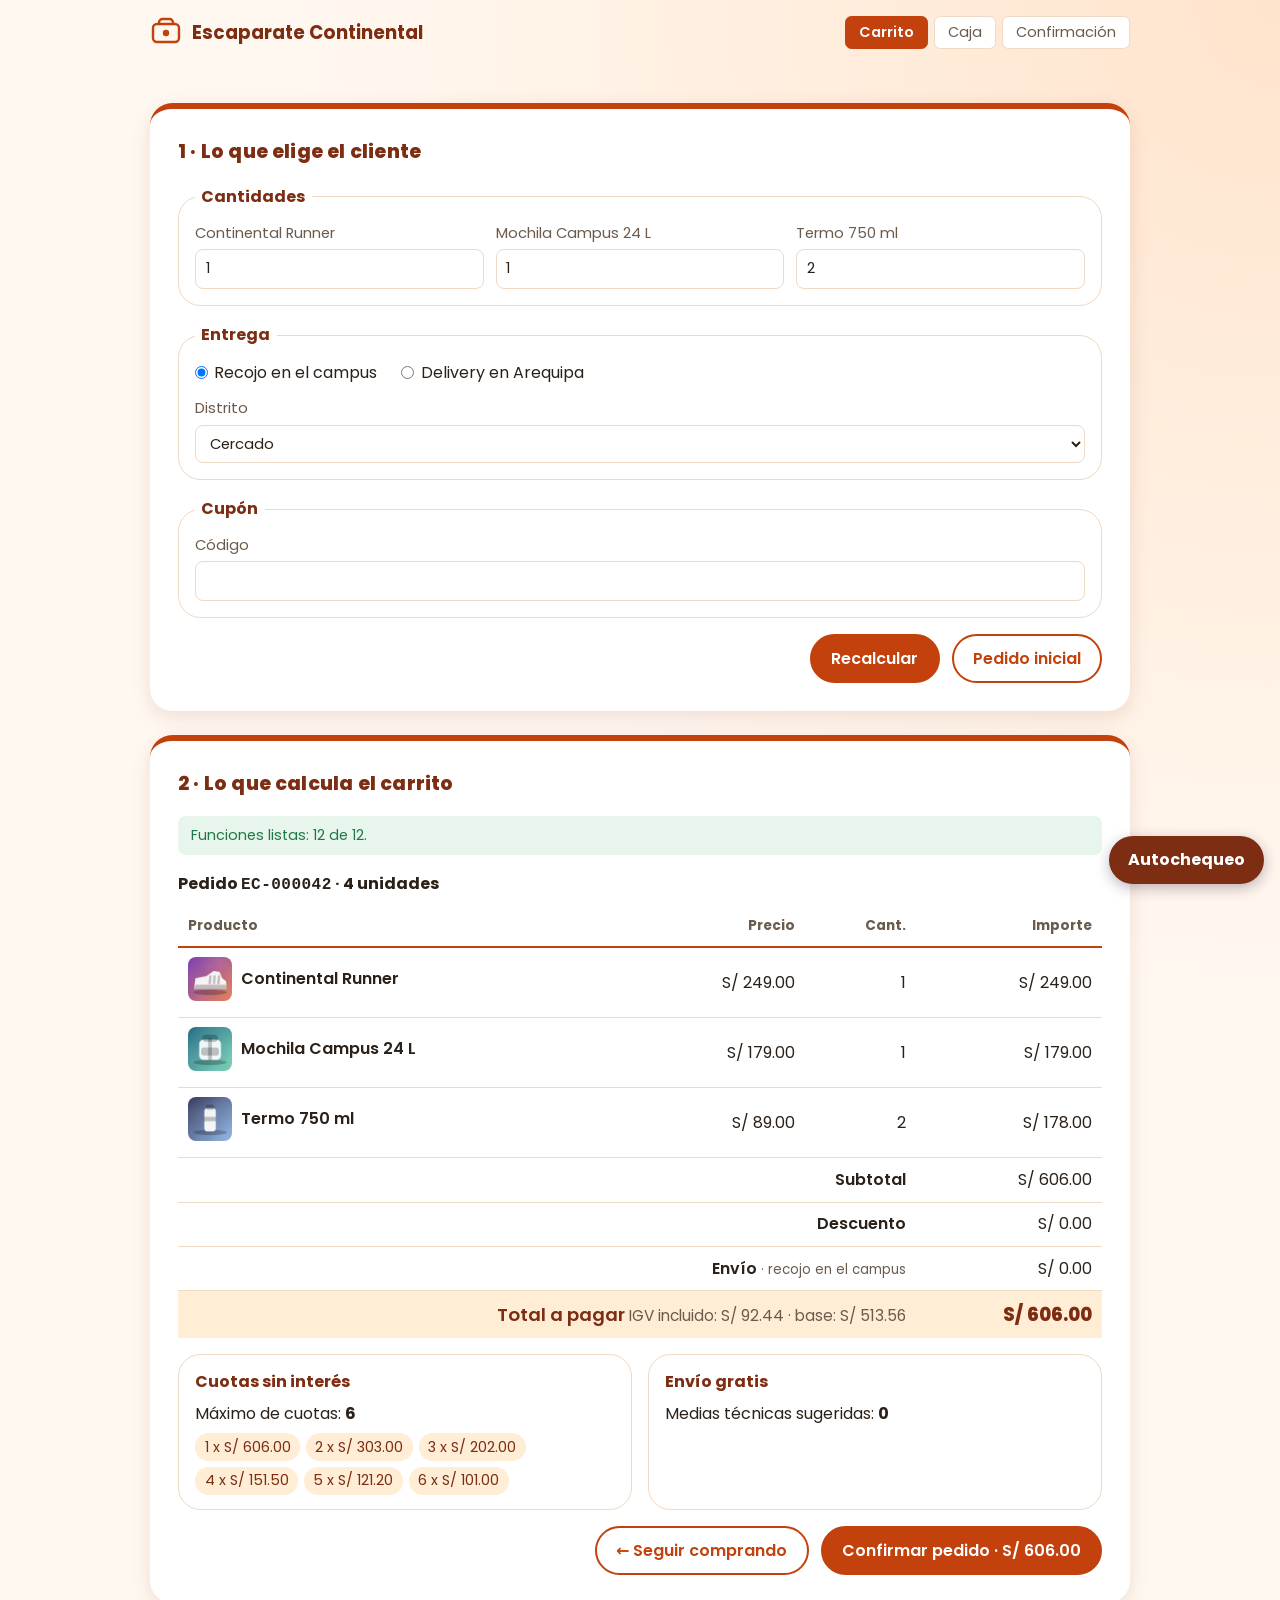
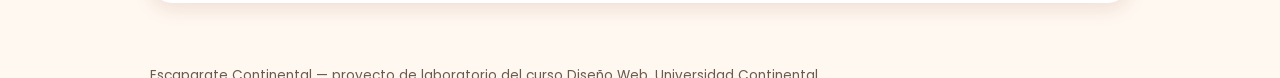
<file: index.html>
<!DOCTYPE html>
<html lang="es">
<head>
  <meta charset="UTF-8">
  <meta http-equiv="refresh" content="0; url=carrito.html">
  <title>Escaparate Continental</title>
</head>
<body>
  <a href="carrito.html">Ir a la tienda</a>
</body>
</html>
</file>
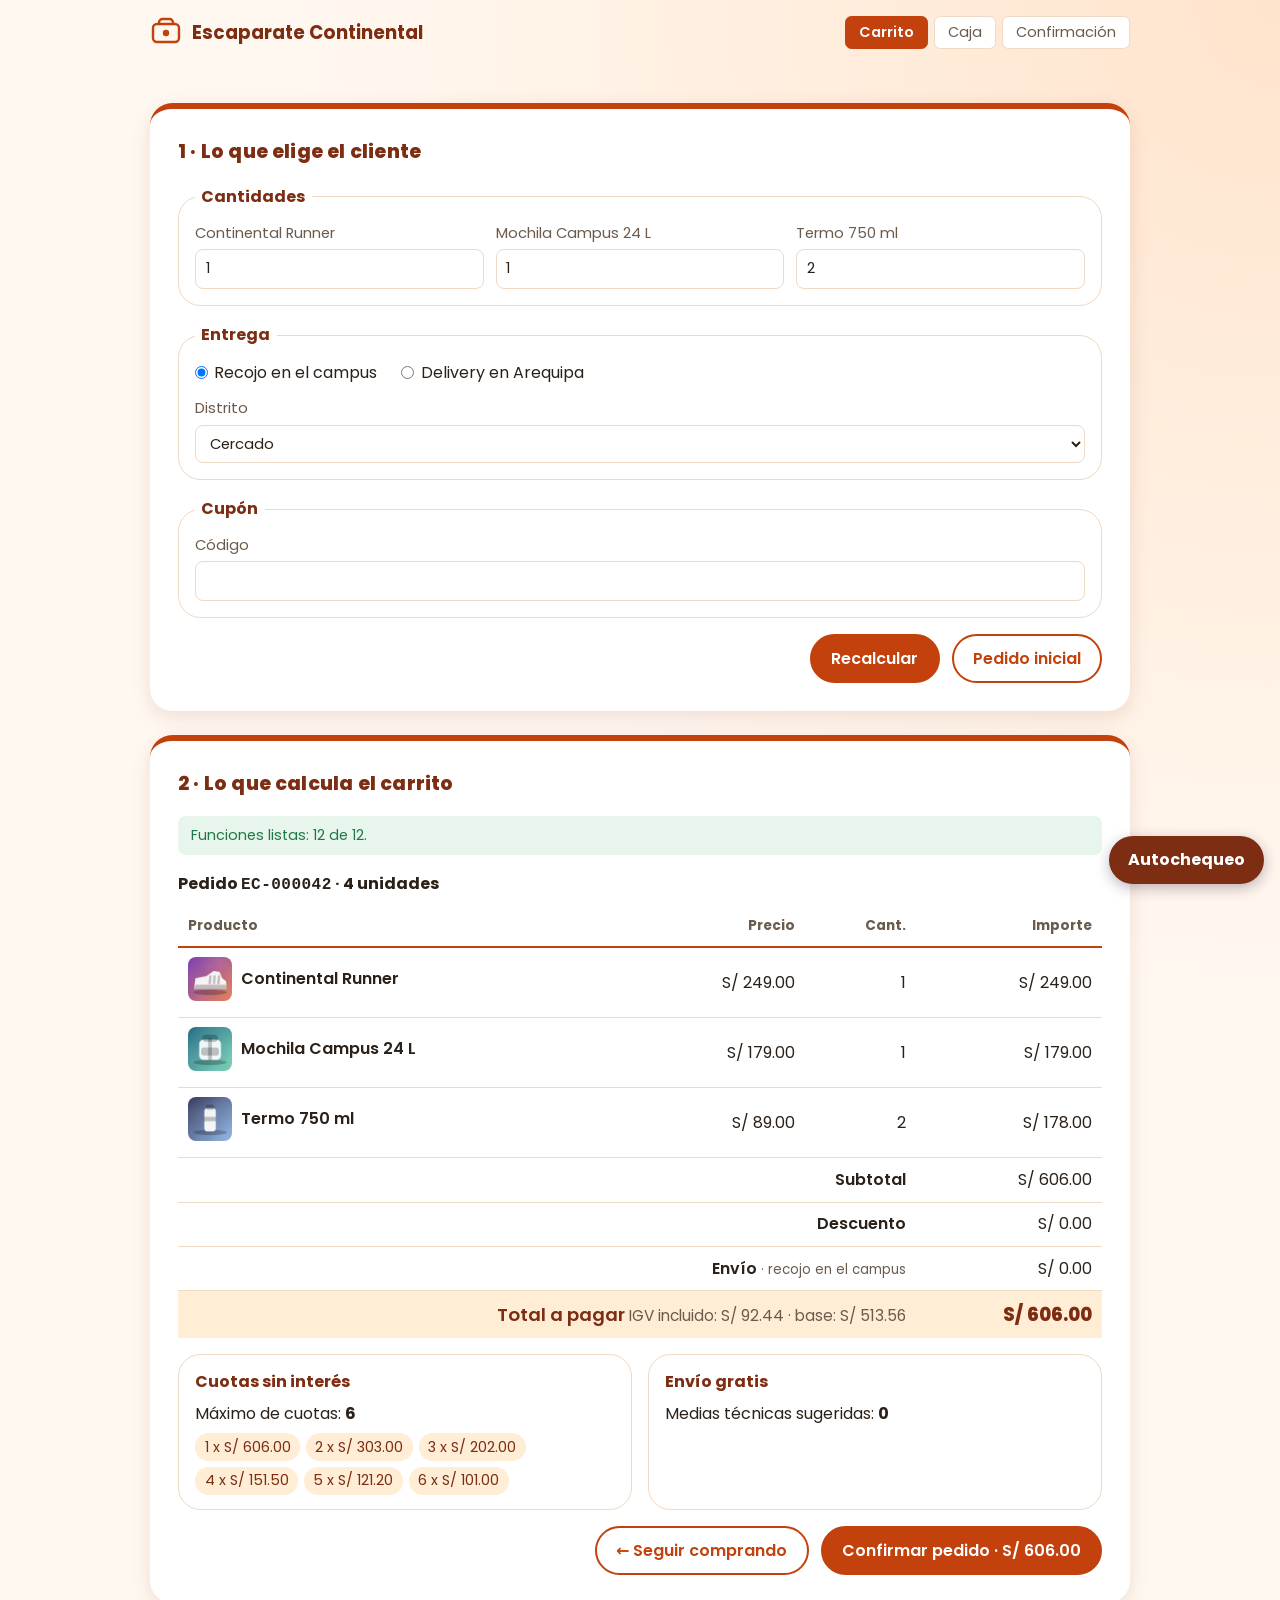
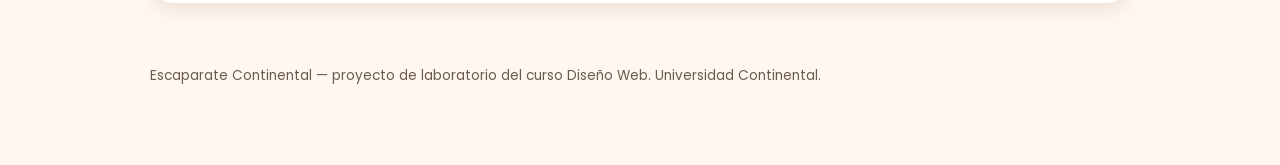
<file: carrito.html>
<!DOCTYPE html>
<!-- =============================================================
     Curso       : Diseño Web (24UC00351)
     Semana      : 10 — Funciones: alcance, flecha, argumentos y recursión
     Laboratorio : GL10 — Las piezas del carrito
     Docente     : Carlos del Carpio
     Institución : Universidad Continental
     ============================================================= -->
<html lang="es">
<head>
  <meta charset="UTF-8">
  <meta name="viewport" content="width=device-width, initial-scale=1.0">
  <title>Carrito · Escaparate Continental</title>
  <meta name="robots" content="noindex">
  <meta name="theme-color" content="#7030A0">
  <link rel="stylesheet" href="estilos.css">
  <script src="entrada.js"></script>
  <script src="funciones.js"></script>
  <script src="panel.js" defer></script>
  <script src="autochequeo.js" defer></script>
</head>
<body>

  <header class="cabecera">
    <a class="marca" href="#">
      <svg class="marca__logo" viewBox="0 0 32 32" aria-hidden="true">
        <rect x="3" y="7" width="26" height="18" rx="4" fill="none" stroke="currentColor" stroke-width="2.4"/>
        <path d="M9 7V5.5A3.5 3.5 0 0 1 12.5 2h7A3.5 3.5 0 0 1 23 5.5V7" fill="none" stroke="currentColor" stroke-width="2.4" stroke-linecap="round"/>
        <circle cx="16" cy="16" r="3.2" fill="currentColor"/>
      </svg>
      <span>Escaparate Continental</span>
    </a>
    <ol class="pasos-compra" aria-label="Pasos de la compra">
      <li aria-current="step">Carrito</li>
      <li>Caja</li>
      <li>Confirmación</li>
    </ol>
  </header>

  <main class="contenedor carrito">

    <section class="bloque" aria-labelledby="titulo-eleccion">
      <h2 id="titulo-eleccion" class="bloque__titulo">1 · Lo que elige el cliente</h2>
      <form class="eleccion" method="get" id="form-eleccion">
        <fieldset>
          <legend>Cantidades</legend>
          <div class="rejilla-3">
            <label class="campo">Continental Runner
              <input type="text" name="runner" inputmode="numeric" value="1" size="4">
            </label>
            <label class="campo">Mochila Campus 24 L
              <input type="text" name="mochila" inputmode="numeric" value="1" size="4">
            </label>
            <label class="campo">Termo 750 ml
              <input type="text" name="termo" inputmode="numeric" value="2" size="4">
            </label>
          </div>
        </fieldset>

        <fieldset>
          <legend>Entrega</legend>
          <div class="opciones">
            <label class="opcion"><input type="radio" name="entrega" value="recojo" checked> Recojo en el campus</label>
            <label class="opcion"><input type="radio" name="entrega" value="delivery"> Delivery en Arequipa</label>
          </div>
          <label class="campo">Distrito
            <select name="distrito">
              <option>Cercado</option>
              <option>Cayma</option>
              <option>Cerro Colorado</option>
              <option>José Luis Bustamante y Rivero</option>
              <option>Paucarpata</option>
              <option>Sachaca</option>
              <option>Socabaya</option>
              <option>Yanahuara</option>
            </select>
          </label>
        </fieldset>

        <fieldset>
          <legend>Cupón</legend>
          <label class="campo">Código
            <input type="text" name="cupon" autocomplete="off" size="14">
          </label>
        </fieldset>

        <input type="hidden" name="pedido" value="41">

        <div class="eleccion__acciones">
          <button class="boton" type="submit">Recalcular</button>
          <a class="boton boton--secundario" href="carrito.html">Pedido inicial</a>
        </div>
      </form>
    </section>

    <section class="bloque" aria-labelledby="titulo-ticket">
      <h2 id="titulo-ticket" class="bloque__titulo">2 · Lo que calcula el carrito</h2>
      <p class="estado" id="estado" role="status"></p>
      <p class="aviso aviso--error" id="error" hidden></p>

      <table class="ticket" id="ticket">
        <caption>Pedido <span class="codigo" data-valor="codigo" data-formato="codigo">—</span> · <span data-valor="unidades" data-formato="cantidad">—</span> unidades</caption>
        <thead>
          <tr>
            <th scope="col">Producto</th>
            <th scope="col" class="num">Precio</th>
            <th scope="col" class="num">Cant.</th>
            <th scope="col" class="num">Importe</th>
          </tr>
        </thead>
        <tbody>
          <tr>
            <th scope="row"><span class="producto"><img src="img/runner-400.jpg" alt="" width="400" height="400">Continental Runner</span></th>
            <td class="num" data-valor="precioRunner" data-formato="soles">—</td>
            <td class="num" data-valor="cantRunner" data-formato="cantidad">—</td>
            <td class="num" data-valor="importeRunner" data-formato="soles">—</td>
          </tr>
          <tr>
            <th scope="row"><span class="producto"><img src="img/mochila-400.jpg" alt="" width="400" height="400">Mochila Campus 24 L</span></th>
            <td class="num" data-valor="precioMochila" data-formato="soles">—</td>
            <td class="num" data-valor="cantMochila" data-formato="cantidad">—</td>
            <td class="num" data-valor="importeMochila" data-formato="soles">—</td>
          </tr>
          <tr>
            <th scope="row"><span class="producto"><img src="img/termo-400.jpg" alt="" width="400" height="400">Termo 750 ml</span></th>
            <td class="num" data-valor="precioTermo" data-formato="soles">—</td>
            <td class="num" data-valor="cantTermo" data-formato="cantidad">—</td>
            <td class="num" data-valor="importeTermo" data-formato="soles">—</td>
          </tr>
        </tbody>
        <tfoot>
          <tr>
            <th scope="row" colspan="3">Subtotal</th>
            <td class="num" data-valor="subtotal" data-formato="soles">—</td>
          </tr>
          <tr>
            <th scope="row" colspan="3">Descuento <small data-valor="mensajeCupon" data-formato="texto"></small></th>
            <td class="num" data-valor="descuento" data-formato="resta">—</td>
          </tr>
          <tr>
            <th scope="row" colspan="3">Envío <small data-valor="mensajeEnvio" data-formato="texto"></small></th>
            <td class="num" data-valor="envio" data-formato="soles">—</td>
          </tr>
          <tr class="ticket__total">
            <th scope="row" colspan="3">Total a pagar <small>IGV incluido: <span data-valor="igv" data-formato="soles">—</span> · base: <span data-valor="base" data-formato="soles">—</span></small></th>
            <td class="num" data-valor="total" data-formato="soles">—</td>
          </tr>
        </tfoot>
      </table>

      <div class="extras">
        <div class="extra">
          <h3>Cuotas sin interés</h3>
          <p>Máximo de cuotas: <strong data-valor="maxCuotas" data-formato="cantidad">—</strong></p>
          <ul class="cuotas" id="cuotas"></ul>
        </div>
        <div class="extra" id="sugerencia">
          <h3>Envío gratis</h3>
          <p>Medias técnicas sugeridas: <strong data-valor="mediasSugeridas" data-formato="cantidad">—</strong></p>
        </div>
      </div>

      <div class="ticket__acciones">
        <a class="boton boton--secundario" href="#">← Seguir comprando</a>
        <button class="boton" type="button" id="confirmar">Confirmar pedido</button>
      </div>
      <p class="registro" id="registro" role="status"></p>
    </section>
  </main>

  <footer class="pie">
    <p>Escaparate Continental — proyecto de laboratorio del curso Diseño Web. Universidad Continental.</p>
  </footer>
</body>
</html>
</file>
<file: estilos.css>
/* =============================================================
   Curso       : Diseño Web (24UC00351)
   Semana      : 10 — Funciones: alcance, flecha, argumentos y recursión
   Laboratorio : GL10 — Las piezas del carrito
   Docente     : Carlos del Carpio
   Institución : Universidad Continental
   ============================================================= */
@import url("https://fonts.googleapis.com/css2?family=Poppins:wght@400;600;800&display=swap");
*,
*::before,
*::after {
  box-sizing: border-box;
  margin: 0;
  padding: 0;
}

:root {
  --marca: #7030A0;
  --marca-osc: #4B1D6B;
  --marca-suave: #F1E9F7;
  --acento: #2998E3;
  --superficie: #ffffff;
  --fondo: #F7F4FA;
  --texto: #262626;
  --texto-suave: #5F5A66;
  --borde: #E4DCEC;
  --exito: #1E7A45;
  --exito-suave: #E7F5EC;
  --error: #B03A2E;
  --error-suave: #FBE9E7;
  --alerta: #8A5A00;
  --alerta-suave: #FFF6E0;
  --radio: .85rem;
  --sombra: 0 1px 3px rgb(38 20 56 / .10);
  --ancho: min(94%, 980px);
}

body {
  font-family: "Segoe UI", system-ui, -apple-system, sans-serif;
  color: var(--texto);
  background: var(--fondo);
  line-height: 1.6;
}

img {
  max-inline-size: 100%;
  block-size: auto;
  display: block;
}

a { color: var(--marca); }

.contenedor {
  inline-size: var(--ancho);
  margin-inline: auto;
  padding-block: clamp(1.25rem, 3vw, 2.5rem);
  display: grid;
  gap: 1.5rem;
}

.cabecera {
  display: flex;
  flex-wrap: wrap;
  gap: 1rem;
  align-items: center;
  justify-content: space-between;
  inline-size: var(--ancho);
  margin-inline: auto;
  padding-block: 1rem;
}

.marca {
  display: inline-flex;
  align-items: center;
  gap: .6rem;
  font-weight: 700;
  font-size: 1.15rem;
  text-decoration: none;
  color: var(--marca-osc);
}

.marca__logo {
  inline-size: 2rem;
  block-size: 2rem;
  color: var(--marca);
}

.pasos-compra {
  display: flex;
  gap: .4rem;
  list-style: none;
  font-size: .9rem;
}

.pasos-compra li {
  padding: .25rem .8rem;
  border-radius: 999px;
  background: var(--superficie);
  border: 1px solid var(--borde);
  color: var(--texto-suave);
}

.pasos-compra [aria-current="step"] {
  background: var(--marca);
  border-color: var(--marca);
  color: #fff;
  font-weight: 600;
}

.bloque {
  background: var(--superficie);
  border-radius: var(--radio);
  box-shadow: var(--sombra);
  padding: clamp(1rem, 3vw, 1.75rem);
  display: grid;
  gap: 1rem;
}

.bloque__titulo {
  font-size: 1.2rem;
  color: var(--marca-osc);
}

.eleccion {
  display: grid;
  gap: 1rem;
}

fieldset {
  border: 1px solid var(--borde);
  border-radius: var(--radio);
  padding: .75rem 1rem 1rem;
  display: grid;
  gap: .75rem;
}

legend {
  padding-inline: .4rem;
  font-weight: 700;
  color: var(--marca-osc);
}

.rejilla-3 {
  display: grid;
  grid-template-columns: repeat(auto-fit, minmax(11rem, 1fr));
  gap: .75rem;
}

.campo {
  display: grid;
  gap: .25rem;
  font-size: .92rem;
  color: var(--texto-suave);
}

input[type="text"],
select {
  font: inherit;
  color: var(--texto);
  padding: .45rem .6rem;
  border: 1px solid var(--borde);
  border-radius: .5rem;
  background: #fff;
  inline-size: 100%;
}

input:focus-visible,
select:focus-visible,
button:focus-visible,
a:focus-visible {
  outline: 3px solid var(--acento);
  outline-offset: 2px;
}

.opciones {
  display: flex;
  flex-wrap: wrap;
  gap: .5rem 1.5rem;
}

.opcion {
  display: inline-flex;
  gap: .4rem;
  align-items: center;
}

.eleccion__acciones,
.ticket__acciones {
  display: flex;
  flex-wrap: wrap;
  gap: .75rem;
  justify-content: flex-end;
}

.boton {
  font: inherit;
  font-weight: 600;
  padding: .6rem 1.2rem;
  border-radius: 999px;
  border: 2px solid var(--marca);
  background: var(--marca);
  color: #fff;
  text-decoration: none;
  cursor: pointer;
}

.boton--secundario {
  background: transparent;
  color: var(--marca);
}

.boton:disabled {
  opacity: .45;
  cursor: not-allowed;
}

.estado {
  font-size: .9rem;
  padding: .5rem .8rem;
  border-radius: .5rem;
  background: var(--alerta-suave);
  color: var(--alerta);
}

.estado--ok {
  background: var(--exito-suave);
  color: var(--exito);
}

.estado--alerta {
  background: var(--error-suave);
  color: var(--error);
  font-weight: 600;
}

.aviso--error {
  padding: .75rem 1rem;
  border-radius: .5rem;
  background: var(--error-suave);
  color: var(--error);
  font-weight: 600;
}

.ticket {
  inline-size: 100%;
  border-collapse: collapse;
  font-variant-numeric: tabular-nums;
}

.ticket caption {
  text-align: start;
  font-weight: 700;
  padding-block-end: .5rem;
}

.ticket th,
.ticket td {
  padding: .55rem .6rem;
  border-block-end: 1px solid var(--borde);
  text-align: start;
}

.ticket thead th {
  font-size: .85rem;
  color: var(--texto-suave);
  border-block-end: 2px solid var(--marca);
}

.ticket .num {
  text-align: end;
  white-space: nowrap;
}

.ticket tfoot th {
  font-weight: 600;
  text-align: end;
}

.ticket tfoot small {
  font-weight: 400;
  color: var(--texto-suave);
}

.ticket__total th,
.ticket__total td {
  font-size: 1.15rem;
  font-weight: 800;
  color: var(--marca-osc);
  border-block-end: none;
}

.ticket--invalido tfoot {
  opacity: .35;
}

.producto {
  display: inline-flex;
  align-items: center;
  gap: .6rem;
  font-weight: 600;
}

.producto img {
  inline-size: 2.75rem;
  block-size: 2.75rem;
  border-radius: .5rem;
  object-fit: cover;
}

.pendiente {
  color: #A8A3AE;
}

.tipo-texto {
  color: var(--alerta);
  background: var(--alerta-suave);
  font-weight: 700;
}

.tipo-error {
  color: var(--error);
  background: var(--error-suave);
  font-weight: 700;
}

.extras {
  display: grid;
  grid-template-columns: repeat(auto-fit, minmax(16rem, 1fr));
  gap: 1rem;
}

.extra {
  border: 1px solid var(--borde);
  border-radius: var(--radio);
  padding: .9rem 1rem;
  display: grid;
  gap: .4rem;
  align-content: start;
}

.extra h3 {
  font-size: 1rem;
  color: var(--marca-osc);
}

.extra--activo {
  border-color: var(--acento);
  background: #EEF6FD;
}

.cuotas {
  list-style: none;
  display: flex;
  flex-wrap: wrap;
  gap: .35rem;
  font-variant-numeric: tabular-nums;
  font-size: .9rem;
}

.cuotas li {
  padding: .15rem .6rem;
  border-radius: 999px;
  background: var(--marca-suave);
  color: var(--marca-osc);
}

.pie {
  inline-size: var(--ancho);
  margin-inline: auto;
  padding-block: 1.5rem 5rem;
  font-size: .85rem;
  color: var(--texto-suave);
}

.autochequeo__boton {
  position: fixed;
  inset-block-end: 1rem;
  inset-inline-end: 1rem;
  font: inherit;
  font-weight: 700;
  padding: .7rem 1.2rem;
  border: none;
  border-radius: 999px;
  background: var(--marca-osc);
  color: #fff;
  box-shadow: 0 4px 14px rgb(38 20 56 / .3);
  cursor: pointer;
}

.autochequeo {
  position: fixed;
  inset-block-end: 4.5rem;
  inset-inline-end: 1rem;
  inline-size: min(92vw, 30rem);
  max-block-size: 70vh;
  overflow: auto;
  background: #fff;
  border-radius: var(--radio);
  box-shadow: 0 8px 30px rgb(38 20 56 / .25);
  padding: 1rem 1.2rem;
  font-size: .88rem;
  display: grid;
  gap: .5rem;
}

.autochequeo[hidden] {
  display: none;
}

.autochequeo h2 {
  font-size: 1.05rem;
  color: var(--marca-osc);
}

.autochequeo ul {
  list-style: none;
  display: grid;
  gap: .2rem;
}

.autochequeo .ok { color: var(--exito); }
.autochequeo .falla { color: var(--error); font-weight: 600; }

@media (width < 40rem) {
  .ticket thead { display: none; }
  .producto img { display: none; }
}

.registro {
  margin-block-start: .8rem;
  padding: .6rem .9rem;
  border-radius: var(--radio);
  background: var(--exito-suave);
  color: var(--exito);
  font-weight: 600;
}

.registro:empty {
  display: none;
}

.ticket caption .codigo {
  font-family: ui-monospace, "SF Mono", Consolas, monospace;
  letter-spacing: .03em;
}
/* ===== Personalización del grupo ===== */
:root {
  --marca: #C2410C;
  --marca-osc: #7C2D12;
  --marca-suave: #FFEDD5;
  --acento: #0E7490;
  --fondo: #FFF8F1;
  --borde: #F0D9C4;
  --texto: #2B2118;
  --texto-suave: #6B5B4D;
  --radio: 1.4rem;
  --sombra: 0 6px 20px rgb(124 45 18 / .12);
}

body {
  font-family: "Poppins", "Segoe UI", system-ui, sans-serif;
  background: radial-gradient(circle at top right, #FFE4CC 0, var(--fondo) 45%);
}

.bloque {
  border-top: 6px solid var(--marca);
}

.bloque__titulo {
  font-weight: 800;
  letter-spacing: .01em;
}

.boton {
  transition: transform .15s, box-shadow .15s;
}

.boton:hover {
  transform: translateY(-2px);
  box-shadow: 0 6px 14px rgb(194 65 12 / .35);
}

.boton--secundario:hover {
  background: var(--marca-suave);
}

.producto img {
  transition: transform .2s;
}

.producto img:hover {
  transform: scale(1.15) rotate(-3deg);
}

.ticket__total th,
.ticket__total td {
  background: var(--marca-suave);
}

.extra--activo {
  background: #E6F6F9;
}

.pasos-compra li {
  border-radius: .4rem;
}
</file>
